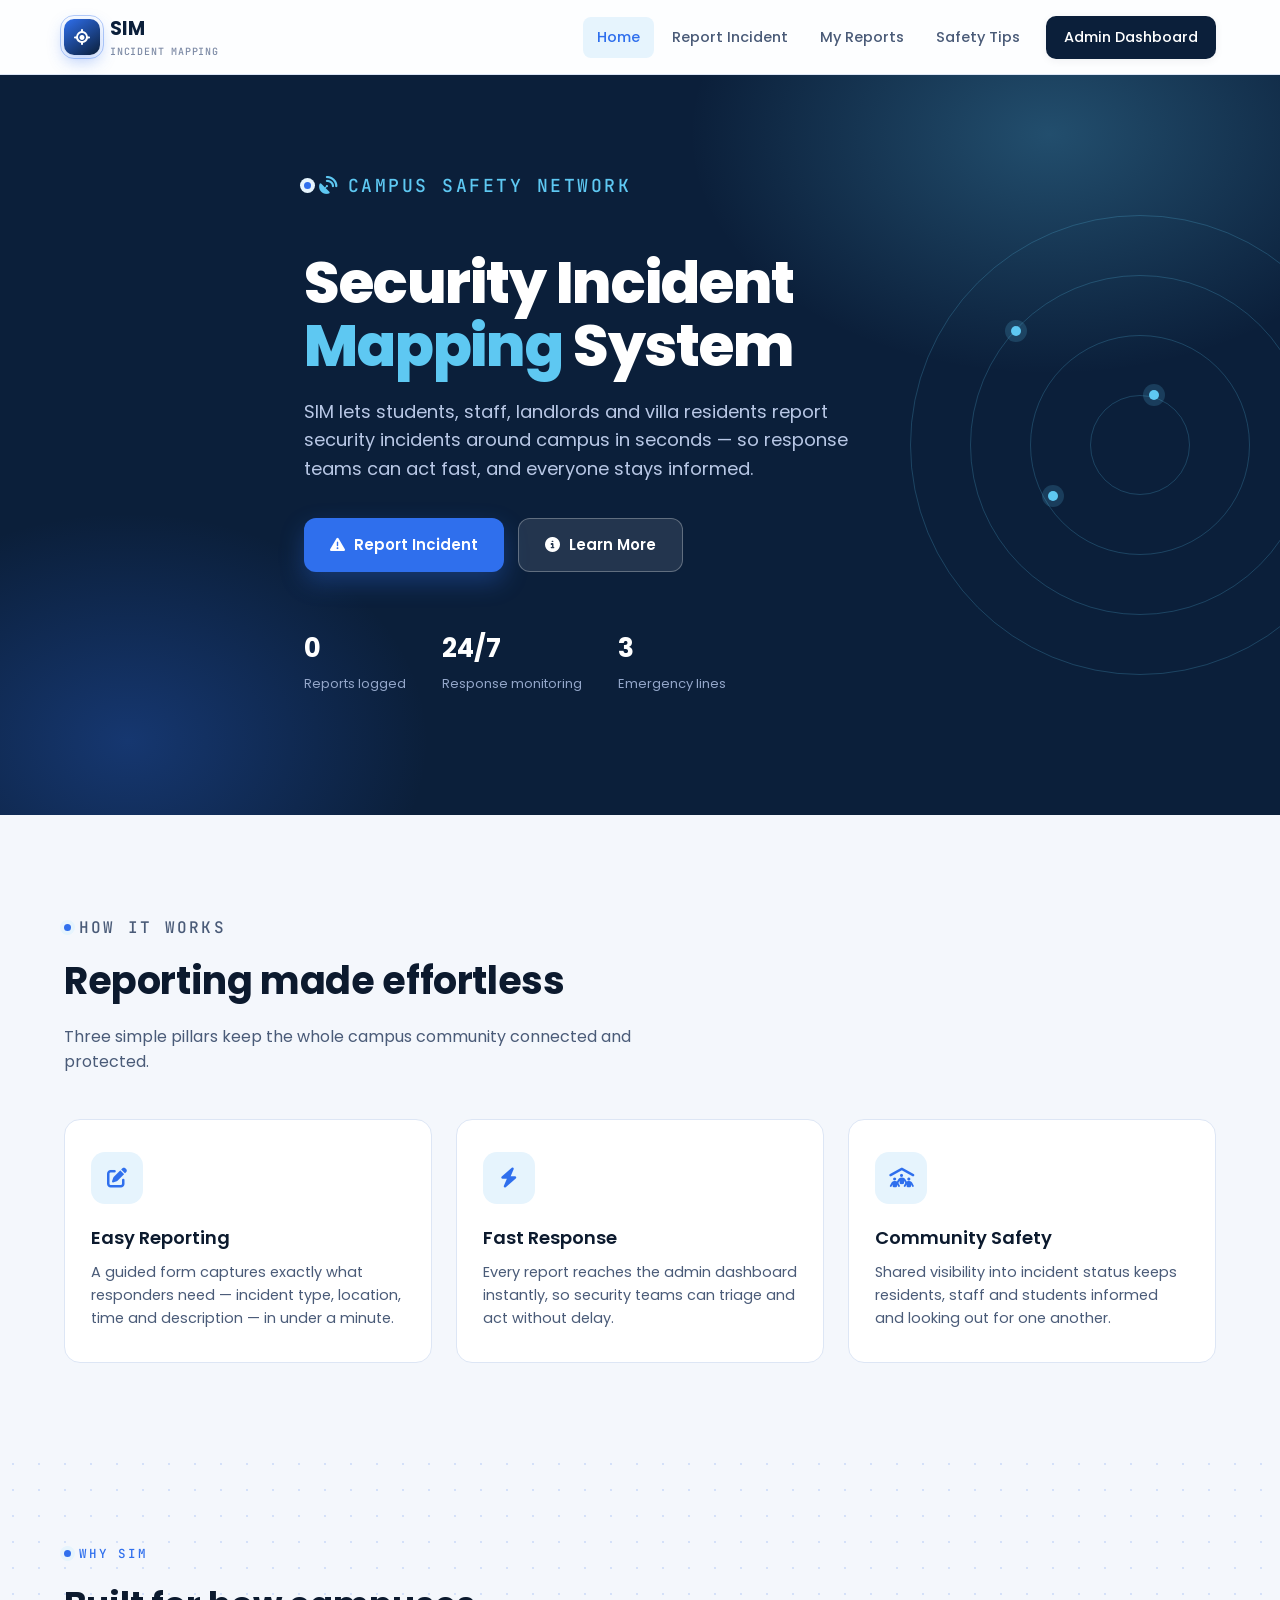
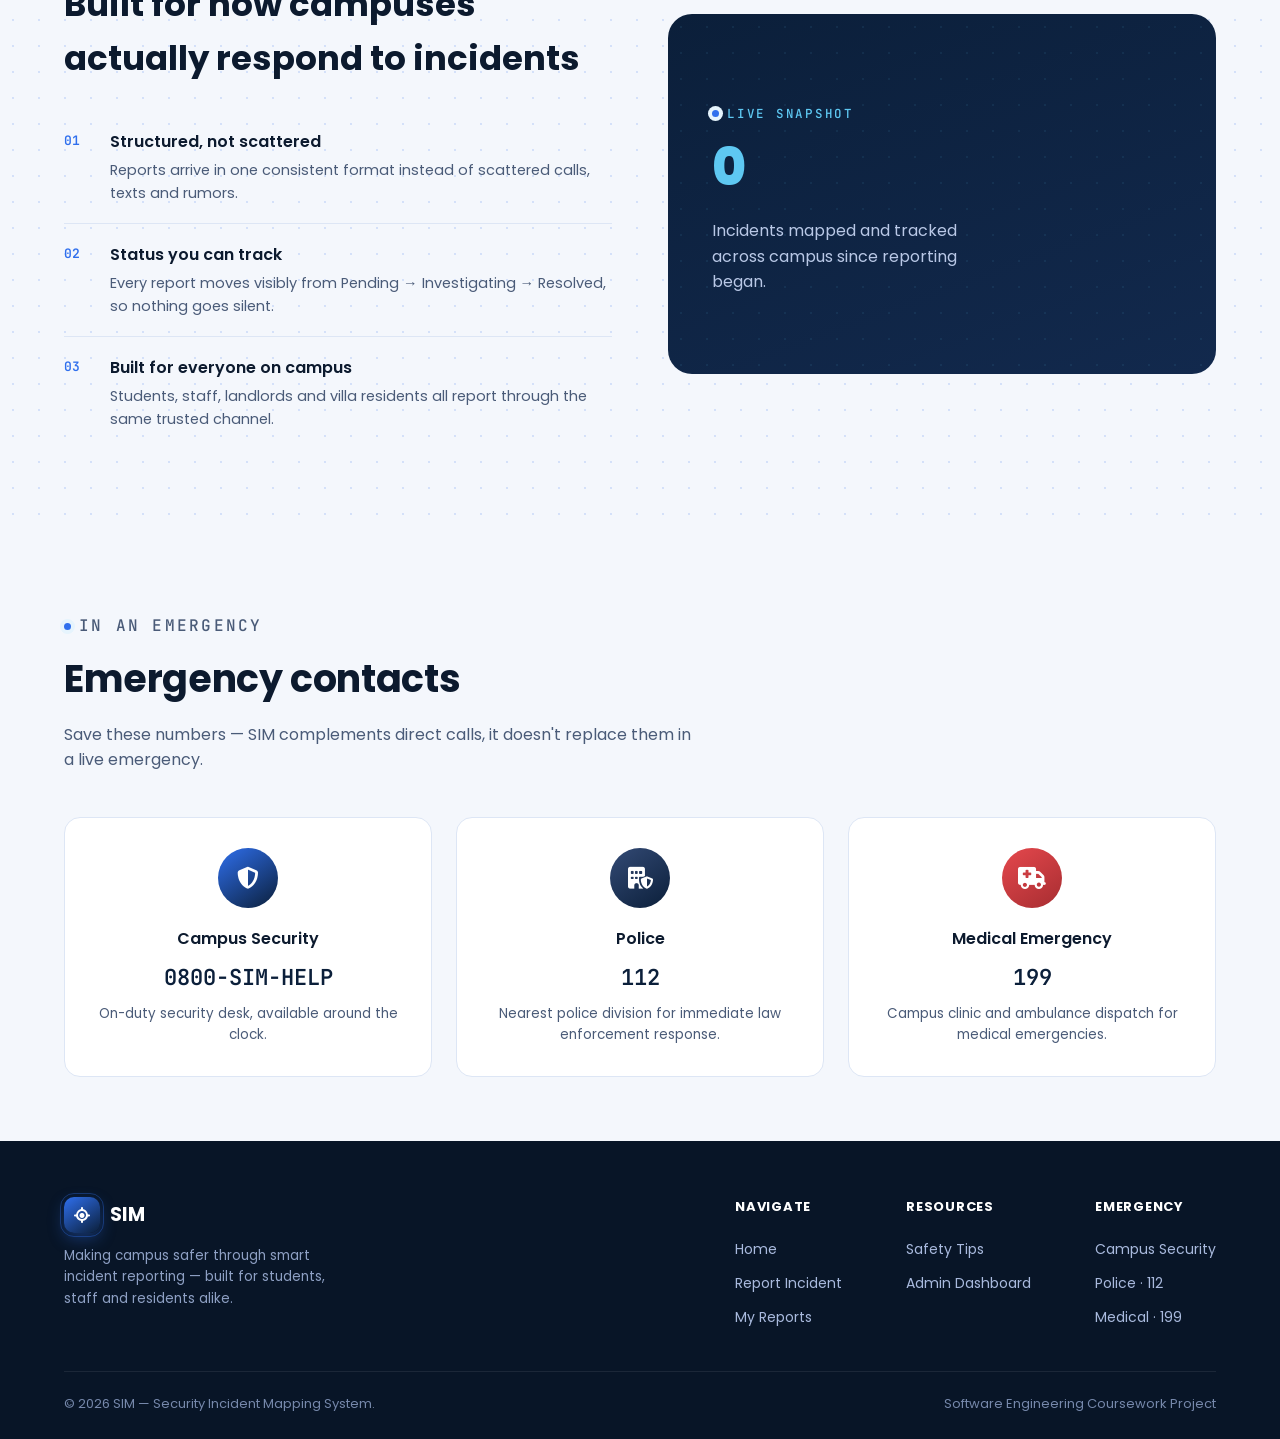
<file: index.html>
<!DOCTYPE html>
<html lang="en">
<head>
<meta charset="UTF-8">
<meta name="viewport" content="width=device-width, initial-scale=1.0">
<title>SIM — Security Incident Mapping System</title>
<link rel="stylesheet" href="style.css">
<link rel="stylesheet" href="https://cdnjs.cloudflare.com/ajax/libs/font-awesome/6.5.1/css/all.min.css">
</head>
<body data-page="home">

<nav class="navbar">
  <div class="nav-inner">
    <a href="index.html" class="brand">
      <span class="brand-mark"><i class="fa-solid fa-location-crosshairs"></i></span>
      <span>SIM<small>Incident Mapping</small></span>
    </a>
    <div class="nav-links">
      <a href="index.html" data-page="home">Home</a>
      <a href="report.html" data-page="report">Report Incident</a>
      <a href="reports.html" data-page="reports">My Reports</a>
      <a href="safety.html" data-page="safety">Safety Tips</a>
      <a href="dashboard.html" data-page="dashboard" class="nav-cta">Admin Dashboard</a>
    </div>
    <button class="nav-toggle" aria-label="Toggle menu" aria-expanded="false"><i class="fa-solid fa-bars"></i></button>
  </div>
</nav>

<header class="hero grid-field on-navy">
  <div class="container hero-inner">
    <p class="eyebrow" style="color:var(--sky-400)"><i class="fa-solid fa-satellite-dish" style="color:var(--sky-400)"></i>Campus Safety Network</p>
    <h1>Security Incident <span>Mapping</span> System</h1>
    <p>SIM lets students, staff, landlords and villa residents report security incidents around campus in seconds — so response teams can act fast, and everyone stays informed.</p>
    <div class="hero-actions">
      <a href="report.html" class="btn btn-primary"><i class="fa-solid fa-triangle-exclamation"></i> Report Incident</a>
      <a href="#why-sim" class="btn btn-ghost-navy"><i class="fa-solid fa-circle-info"></i> Learn More</a>
    </div>
    <div class="hero-stats">
      <div><strong id="hero-total">0</strong><span>Reports logged</span></div>
      <div><strong>24/7</strong><span>Response monitoring</span></div>
      <div><strong>3</strong><span>Emergency lines</span></div>
    </div>
  </div>
  <div class="radar" aria-hidden="true">
    <div class="radar-ring"></div>
    <div class="radar-ring"></div>
    <div class="radar-ring"></div>
    <div class="radar-ring"></div>
    <div class="radar-dot" style="top:38%; left:52%;"></div>
    <div class="radar-dot" style="top:60%; left:30%; animation-delay:.6s;"></div>
    <div class="radar-dot" style="top:24%; left:22%; animation-delay:1.2s;"></div>
  </div>
</header>

<section class="section">
  <div class="container">
    <div class="section-head">
      <p class="eyebrow">How it works</p>
      <h2>Reporting made effortless</h2>
      <p>Three simple pillars keep the whole campus community connected and protected.</p>
    </div>
    <div class="feature-grid">
      <div class="feature-card">
        <div class="feature-icon"><i class="fa-solid fa-pen-to-square"></i></div>
        <h3>Easy Reporting</h3>
        <p>A guided form captures exactly what responders need — incident type, location, time and description — in under a minute.</p>
      </div>
      <div class="feature-card">
        <div class="feature-icon"><i class="fa-solid fa-bolt"></i></div>
        <h3>Fast Response</h3>
        <p>Every report reaches the admin dashboard instantly, so security teams can triage and act without delay.</p>
      </div>
      <div class="feature-card">
        <div class="feature-icon"><i class="fa-solid fa-people-roof"></i></div>
        <h3>Community Safety</h3>
        <p>Shared visibility into incident status keeps residents, staff and students informed and looking out for one another.</p>
      </div>
    </div>
  </div>
</section>

<section class="section grid-field" id="why-sim">
  <div class="container">
    <div class="why-grid">
      <div>
        <p class="eyebrow">Why SIM</p>
        <h2 style="font-size:clamp(26px,3.4vw,34px); font-weight:700; margin:12px 0 26px;">Built for how campuses actually respond to incidents</h2>
        <ul class="why-list">
          <li>
            <span class="why-num">01</span>
            <div><h4>Structured, not scattered</h4><p>Reports arrive in one consistent format instead of scattered calls, texts and rumors.</p></div>
          </li>
          <li>
            <span class="why-num">02</span>
            <div><h4>Status you can track</h4><p>Every report moves visibly from Pending → Investigating → Resolved, so nothing goes silent.</p></div>
          </li>
          <li>
            <span class="why-num">03</span>
            <div><h4>Built for everyone on campus</h4><p>Students, staff, landlords and villa residents all report through the same trusted channel.</p></div>
          </li>
        </ul>
      </div>
      <div class="why-visual">
        <div class="grid-field on-navy"></div>
        <div class="why-visual-content">
          <p class="eyebrow" style="color:var(--sky-400)">Live snapshot</p>
          <div class="big-stat" id="why-total">0</div>
          <p>Incidents mapped and tracked across campus since reporting began.</p>
        </div>
      </div>
    </div>
  </div>
</section>

<section class="section tight">
  <div class="container">
    <div class="section-head">
      <p class="eyebrow">In an emergency</p>
      <h2>Emergency contacts</h2>
      <p>Save these numbers — SIM complements direct calls, it doesn't replace them in a live emergency.</p>
    </div>
    <div class="contact-grid">
      <div class="contact-card security">
        <div class="icon-circle"><i class="fa-solid fa-shield-halved"></i></div>
        <h3>Campus Security</h3>
        <div class="num">0800-SIM-HELP</div>
        <p>On-duty security desk, available around the clock.</p>
      </div>
      <div class="contact-card police">
        <div class="icon-circle"><i class="fa-solid fa-building-shield"></i></div>
        <h3>Police</h3>
        <div class="num">112</div>
        <p>Nearest police division for immediate law enforcement response.</p>
      </div>
      <div class="contact-card medical">
        <div class="icon-circle"><i class="fa-solid fa-truck-medical"></i></div>
        <h3>Medical Emergency</h3>
        <div class="num">199</div>
        <p>Campus clinic and ambulance dispatch for medical emergencies.</p>
      </div>
    </div>
  </div>
</section>

<footer class="site-footer">
  <div class="container">
    <div class="footer-top">
      <div class="footer-brand">
        <a href="index.html" class="brand">
          <span class="brand-mark"><i class="fa-solid fa-location-crosshairs"></i></span>
          <span>SIM</span>
        </a>
        <p>Making campus safer through smart incident reporting — built for students, staff and residents alike.</p>
      </div>
      <div class="footer-cols">
        <div class="footer-col">
          <h5>Navigate</h5>
          <a href="index.html">Home</a>
          <a href="report.html">Report Incident</a>
          <a href="reports.html">My Reports</a>
        </div>
        <div class="footer-col">
          <h5>Resources</h5>
          <a href="safety.html">Safety Tips</a>
          <a href="dashboard.html">Admin Dashboard</a>
        </div>
        <div class="footer-col">
          <h5>Emergency</h5>
          <a href="#">Campus Security</a>
          <a href="#">Police · 112</a>
          <a href="#">Medical · 199</a>
        </div>
      </div>
    </div>
    <div class="footer-bottom">
      <span>© 2026 SIM — Security Incident Mapping System.</span>
      <span>Software Engineering Coursework Project</span>
    </div>
  </div>
</footer>

<script src="script.js"></script>
<script>
  document.addEventListener('DOMContentLoaded', () => {
    const total = SIM.getStats().total;
    const heroTotal = document.getElementById('hero-total');
    const whyTotal = document.getElementById('why-total');
    if (heroTotal) heroTotal.textContent = total;
    if (whyTotal) whyTotal.textContent = total;
  });
</script>
</body>
</html>
</file>
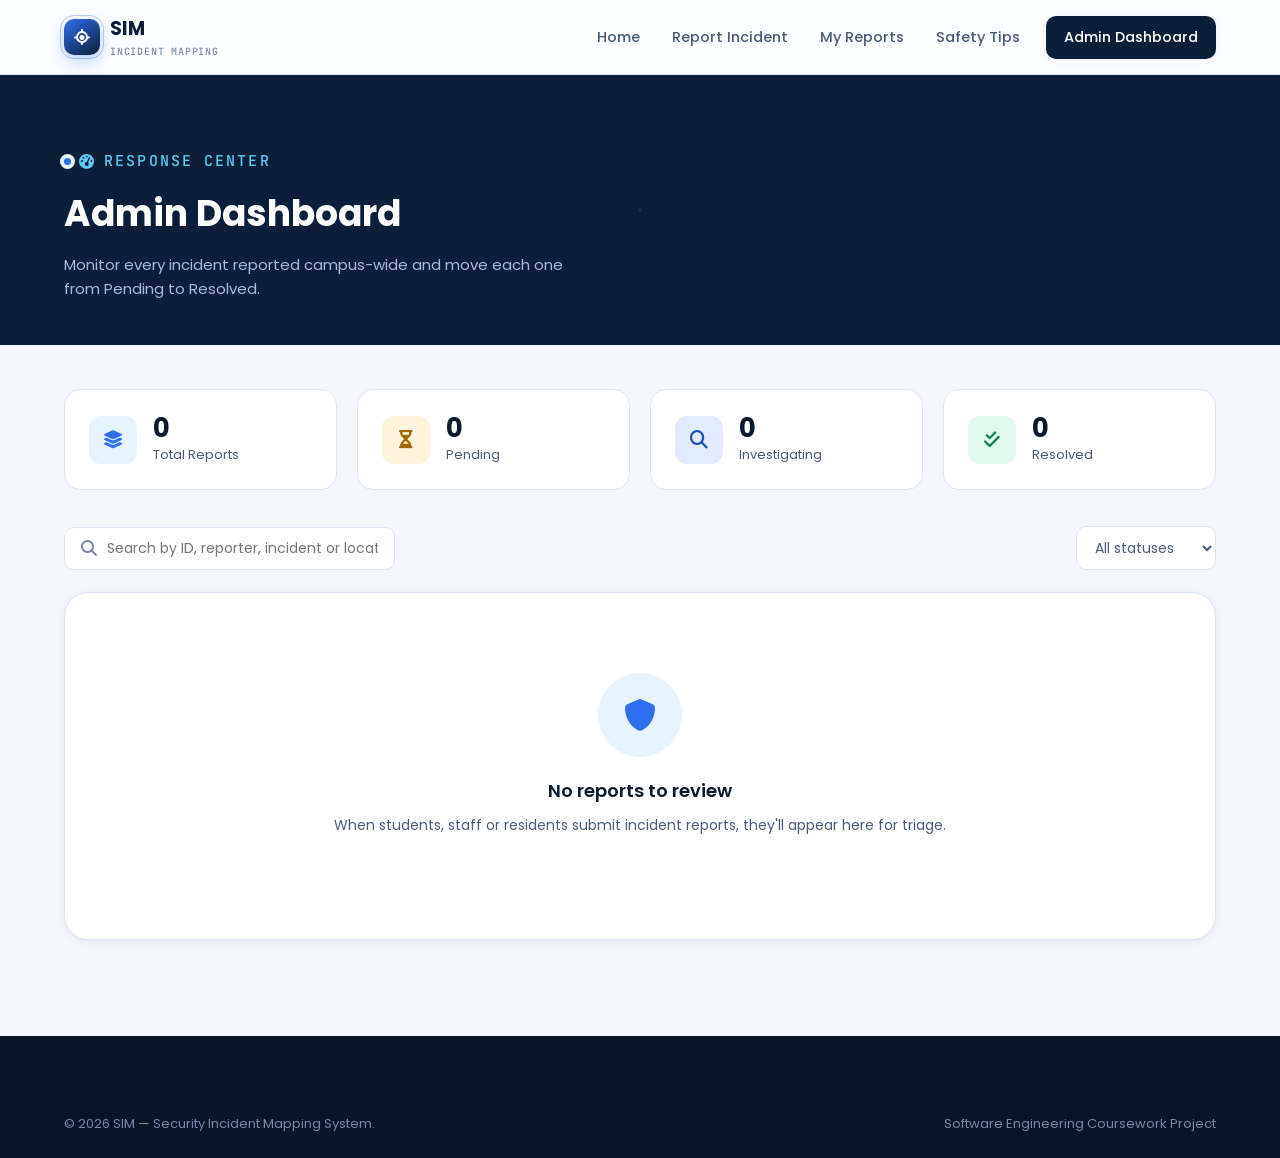
<file: dashboard.html>
<!DOCTYPE html>
<html lang="en">
<head>
<meta charset="UTF-8">
<meta name="viewport" content="width=device-width, initial-scale=1.0">
<title>Admin Dashboard — SIM</title>
<link rel="stylesheet" href="style.css">
<link rel="stylesheet" href="https://cdnjs.cloudflare.com/ajax/libs/font-awesome/6.5.1/css/all.min.css">
<style>
  .view-row{ display:flex; justify-content:space-between; gap:16px; padding:12px 0; border-bottom:1px solid var(--line); font-size:14px; text-align:left; }
  .view-row:last-child{ border-bottom:none; }
  .view-row span{ color:var(--ink-400); flex-shrink:0; }
  .view-row strong{ text-align:right; }
  .view-row.full{ flex-direction:column; gap:6px; }
  .view-row.full p{ color:var(--ink-900); font-size:14px; }
  .modal-box.view-box{ max-width:480px; text-align:left; }
  .modal-box.view-box .modal-icon{ margin:0 0 4px; }
</style>
</head>
<body data-page="dashboard">

<nav class="navbar">
  <div class="nav-inner">
    <a href="index.html" class="brand">
      <span class="brand-mark"><i class="fa-solid fa-location-crosshairs"></i></span>
      <span>SIM<small>Incident Mapping</small></span>
    </a>
    <div class="nav-links">
      <a href="index.html" data-page="home">Home</a>
      <a href="report.html" data-page="report">Report Incident</a>
      <a href="reports.html" data-page="reports">My Reports</a>
      <a href="safety.html" data-page="safety">Safety Tips</a>
      <a href="dashboard.html" data-page="dashboard" class="nav-cta">Admin Dashboard</a>
    </div>
    <button class="nav-toggle" aria-label="Toggle menu" aria-expanded="false"><i class="fa-solid fa-bars"></i></button>
  </div>
</nav>

<header class="page-head grid-field on-navy">
  <div class="container">
    <p class="eyebrow" style="color:var(--sky-400)"><i class="fa-solid fa-gauge-high" style="color:var(--sky-400)"></i>Response center</p>
    <h1>Admin Dashboard</h1>
    <p>Monitor every incident reported campus-wide and move each one from Pending to Resolved.</p>
  </div>
</header>

<section class="table-wrap">
  <div class="container" style="padding-top:44px;">

    <div class="stat-grid">
      <div class="stat-card total">
        <div class="stat-icon"><i class="fa-solid fa-layer-group"></i></div>
        <div><div class="num" id="stat-total">0</div><div class="label">Total Reports</div></div>
      </div>
      <div class="stat-card pending">
        <div class="stat-icon"><i class="fa-solid fa-hourglass-half"></i></div>
        <div><div class="num" id="stat-pending">0</div><div class="label">Pending</div></div>
      </div>
      <div class="stat-card investigating">
        <div class="stat-icon"><i class="fa-solid fa-magnifying-glass"></i></div>
        <div><div class="num" id="stat-investigating">0</div><div class="label">Investigating</div></div>
      </div>
      <div class="stat-card resolved">
        <div class="stat-icon"><i class="fa-solid fa-check-double"></i></div>
        <div><div class="num" id="stat-resolved">0</div><div class="label">Resolved</div></div>
      </div>
    </div>

    <div class="table-toolbar">
      <div class="search">
        <i class="fa-solid fa-magnifying-glass"></i>
        <input type="text" id="admin-search" placeholder="Search by ID, reporter, incident or location...">
      </div>
      <select class="filter-select" id="admin-filter">
        <option value="">All statuses</option>
        <option value="Pending">Pending</option>
        <option value="Investigating">Investigating</option>
        <option value="Resolved">Resolved</option>
      </select>
    </div>

    <div class="data-card" id="admin-table-card">
      <table class="data-table">
        <thead>
          <tr>
            <th>Report ID</th>
            <th>Reporter</th>
            <th>Incident</th>
            <th>Location</th>
            <th>Date</th>
            <th>Status</th>
            <th>Actions</th>
          </tr>
        </thead>
        <tbody id="admin-reports-body"></tbody>
      </table>
    </div>

    <div class="data-card empty-state" id="admin-empty" style="display:none;">
      <div class="empty-icon"><i class="fa-solid fa-shield"></i></div>
      <h3>No reports to review</h3>
      <p>When students, staff or residents submit incident reports, they'll appear here for triage.</p>
    </div>

  </div>
</section>

<div class="modal-overlay" id="view-modal">
  <div class="modal-box view-box">
    <div class="modal-icon"><i class="fa-solid fa-file-lines"></i></div>
    <h3>Report <span class="view-id" style="color:var(--blue-600); font-family:var(--font-mono);">SIM-0000</span></h3>
    <div class="view-body" style="margin:14px 0 20px;"></div>
    <button class="btn btn-outline btn-block" data-close-modal>Close</button>
  </div>
</div>

<footer class="site-footer">
  <div class="container">
    <div class="footer-bottom">
      <span>© 2026 SIM — Security Incident Mapping System.</span>
      <span>Software Engineering Coursework Project</span>
    </div>
  </div>
</footer>

<script src="script.js"></script>
<script>
  document.addEventListener('DOMContentLoaded', () => {
    const search = document.getElementById('admin-search');
    const filter = document.getElementById('admin-filter');

    function applyFilters() {
      const q = (search.value || '').trim().toLowerCase();
      const status = filter.value;
      document.querySelectorAll('#admin-reports-body tr').forEach(row => {
        const matchesText = row.textContent.toLowerCase().includes(q);
        const matchesStatus = !status || row.textContent.includes(status);
        row.style.display = (matchesText && matchesStatus) ? '' : 'none';
      });
    }

    if (search) search.addEventListener('input', applyFilters);
    if (filter) filter.addEventListener('change', applyFilters);

    // Re-apply filters after any dashboard re-render (status change / delete)
    const observer = new MutationObserver(applyFilters);
    const tbody = document.getElementById('admin-reports-body');
    if (tbody) observer.observe(tbody, { childList: true });
  });
</script>
</body>
</html>
</file>
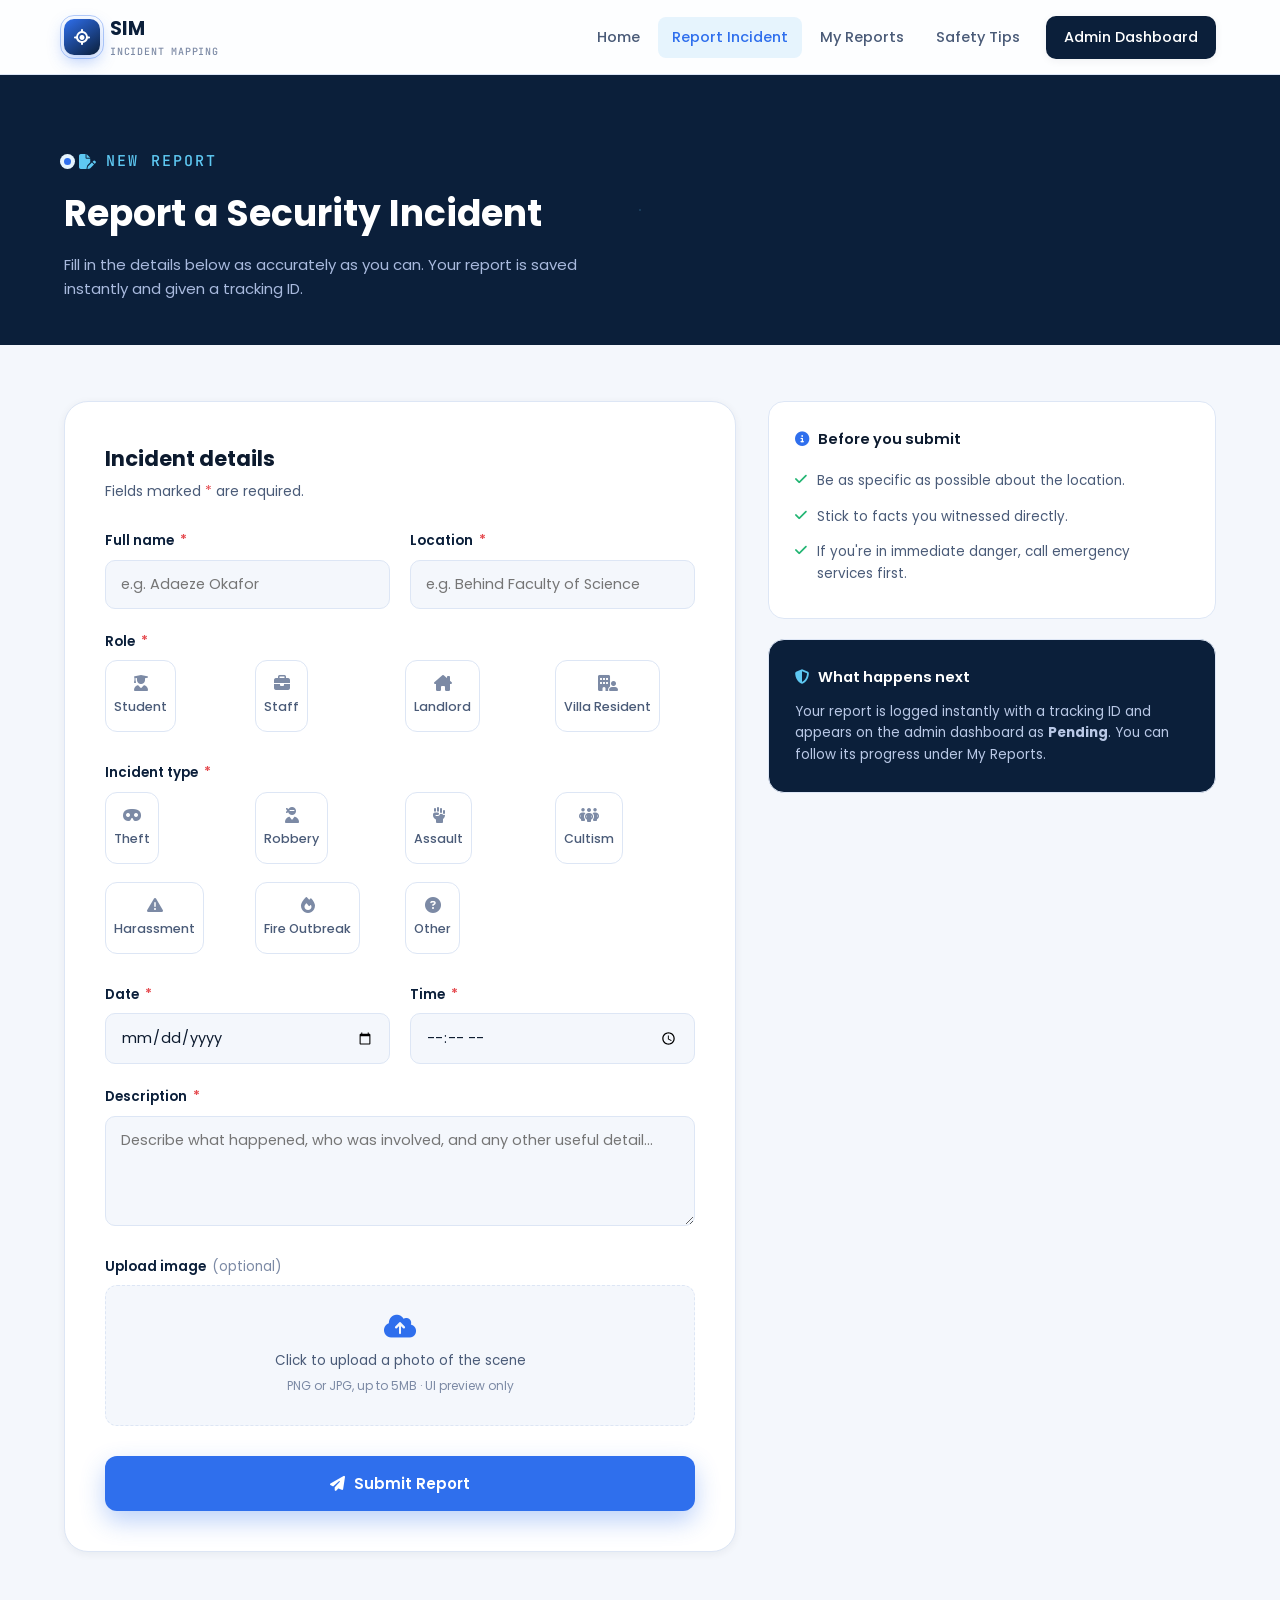
<file: report.html>
<!DOCTYPE html>
<html lang="en">
<head>
<meta charset="UTF-8">
<meta name="viewport" content="width=device-width, initial-scale=1.0">
<title>Report Incident — SIM</title>
<link rel="stylesheet" href="style.css">
<link rel="stylesheet" href="https://cdnjs.cloudflare.com/ajax/libs/font-awesome/6.5.1/css/all.min.css">
</head>
<body data-page="report">

<nav class="navbar">
  <div class="nav-inner">
    <a href="index.html" class="brand">
      <span class="brand-mark"><i class="fa-solid fa-location-crosshairs"></i></span>
      <span>SIM<small>Incident Mapping</small></span>
    </a>
    <div class="nav-links">
      <a href="index.html" data-page="home">Home</a>
      <a href="report.html" data-page="report">Report Incident</a>
      <a href="reports.html" data-page="reports">My Reports</a>
      <a href="safety.html" data-page="safety">Safety Tips</a>
      <a href="dashboard.html" data-page="dashboard" class="nav-cta">Admin Dashboard</a>
    </div>
    <button class="nav-toggle" aria-label="Toggle menu" aria-expanded="false"><i class="fa-solid fa-bars"></i></button>
  </div>
</nav>

<header class="page-head grid-field on-navy">
  <div class="container">
    <p class="eyebrow" style="color:var(--sky-400)"><i class="fa-solid fa-file-pen" style="color:var(--sky-400)"></i>New report</p>
    <h1>Report a Security Incident</h1>
    <p>Fill in the details below as accurately as you can. Your report is saved instantly and given a tracking ID.</p>
  </div>
</header>

<section class="form-wrap">
  <div class="container">
    <div class="form-shell">

      <div class="form-card">
        <h2>Incident details</h2>
        <p>Fields marked <span style="color:var(--red-500)">*</span> are required.</p>

        <form id="report-form" novalidate>

          <div class="field-row">
            <div class="field" data-field="fullName">
              <label for="fullName">Full name <span class="req">*</span></label>
              <input type="text" id="fullName" name="fullName" placeholder="e.g. Adaeze Okafor">
              <span class="error-text">Please enter your full name.</span>
            </div>
            <div class="field" data-field="location">
              <label for="location">Location <span class="req">*</span></label>
              <input type="text" id="location" name="location" placeholder="e.g. Behind Faculty of Science">
              <span class="error-text">Please enter where the incident happened.</span>
            </div>
          </div>

          <div class="field" data-field="role">
            <label>Role <span class="req">*</span></label>
            <div class="role-picker">
              <label class="chip-option">
                <input type="radio" name="role" value="Student">
                <span><i class="fa-solid fa-user-graduate"></i>Student</span>
              </label>
              <label class="chip-option">
                <input type="radio" name="role" value="Staff">
                <span><i class="fa-solid fa-briefcase"></i>Staff</span>
              </label>
              <label class="chip-option">
                <input type="radio" name="role" value="Landlord">
                <span><i class="fa-solid fa-house-chimney"></i>Landlord</span>
              </label>
              <label class="chip-option">
                <input type="radio" name="role" value="Villa Resident">
                <span><i class="fa-solid fa-building-user"></i>Villa Resident</span>
              </label>
            </div>
            <span class="error-text">Please select your role.</span>
          </div>

          <div class="field" data-field="incidentType">
            <label>Incident type <span class="req">*</span></label>
            <div class="type-picker">
              <label class="chip-option">
                <input type="radio" name="incidentType" value="Theft">
                <span><i class="fa-solid fa-mask"></i>Theft</span>
              </label>
              <label class="chip-option">
                <input type="radio" name="incidentType" value="Robbery">
                <span><i class="fa-solid fa-user-ninja"></i>Robbery</span>
              </label>
              <label class="chip-option">
                <input type="radio" name="incidentType" value="Assault">
                <span><i class="fa-solid fa-hand-fist"></i>Assault</span>
              </label>
              <label class="chip-option">
                <input type="radio" name="incidentType" value="Cultism">
                <span><i class="fa-solid fa-people-group"></i>Cultism</span>
              </label>
              <label class="chip-option">
                <input type="radio" name="incidentType" value="Harassment">
                <span><i class="fa-solid fa-triangle-exclamation"></i>Harassment</span>
              </label>
              <label class="chip-option">
                <input type="radio" name="incidentType" value="Fire Outbreak">
                <span><i class="fa-solid fa-fire"></i>Fire Outbreak</span>
              </label>
              <label class="chip-option">
                <input type="radio" name="incidentType" value="Other">
                <span><i class="fa-solid fa-circle-question"></i>Other</span>
              </label>
            </div>
            <span class="error-text">Please select an incident type.</span>
          </div>

          <div class="field-row">
            <div class="field" data-field="date">
              <label for="date">Date <span class="req">*</span></label>
              <input type="date" id="date" name="date">
              <span class="error-text">Please select the date it happened.</span>
            </div>
            <div class="field" data-field="time">
              <label for="time">Time <span class="req">*</span></label>
              <input type="time" id="time" name="time">
              <span class="error-text">Please select the approximate time.</span>
            </div>
          </div>

          <div class="field" data-field="description">
            <label for="description">Description <span class="req">*</span></label>
            <textarea id="description" name="description" placeholder="Describe what happened, who was involved, and any other useful detail..."></textarea>
            <span class="error-text">Please describe the incident.</span>
          </div>

          <div class="field">
            <label>Upload image <span style="color:var(--ink-400); font-weight:400;">(optional)</span></label>
            <div class="upload-box" id="upload-box">
              <i class="fa-solid fa-cloud-arrow-up"></i>
              <p>Click to upload a photo of the scene</p>
              <span>PNG or JPG, up to 5MB · UI preview only</span>
              <input type="file" id="image-upload" accept="image/*">
            </div>
            <div class="upload-filename" id="upload-filename"></div>
          </div>

          <button type="submit" class="btn btn-primary btn-block" style="margin-top:8px; padding:16px;">
            <i class="fa-solid fa-paper-plane"></i> Submit Report
          </button>
        </form>
      </div>

      <div class="form-side">
        <div class="side-card">
          <h4><i class="fa-solid fa-circle-info"></i> Before you submit</h4>
          <ul>
            <li><i class="fa-solid fa-check"></i>Be as specific as possible about the location.</li>
            <li><i class="fa-solid fa-check"></i>Stick to facts you witnessed directly.</li>
            <li><i class="fa-solid fa-check"></i>If you're in immediate danger, call emergency services first.</li>
          </ul>
        </div>
        <div class="side-card navy">
          <h4><i class="fa-solid fa-shield-halved" style="color:var(--sky-400)"></i> What happens next</h4>
          <p>Your report is logged instantly with a tracking ID and appears on the admin dashboard as <strong>Pending</strong>. You can follow its progress under My Reports.</p>
        </div>
      </div>

    </div>
  </div>
</section>

<div class="modal-overlay" id="success-modal">
  <div class="modal-box">
    <div class="modal-icon"><i class="fa-solid fa-check"></i></div>
    <h3>Report submitted successfully</h3>
    <p>Your report has been submitted successfully. Reference this ID to track its status.</p>
    <div class="modal-id">SIM-2026-0000</div>
    <div style="display:flex; gap:12px;">
      <a href="reports.html" class="btn btn-outline btn-block">View My Reports</a>
      <button class="btn btn-primary btn-block" data-close-modal>Done</button>
    </div>
  </div>
</div>

<script src="script.js"></script>
</body>
</html>
</file>
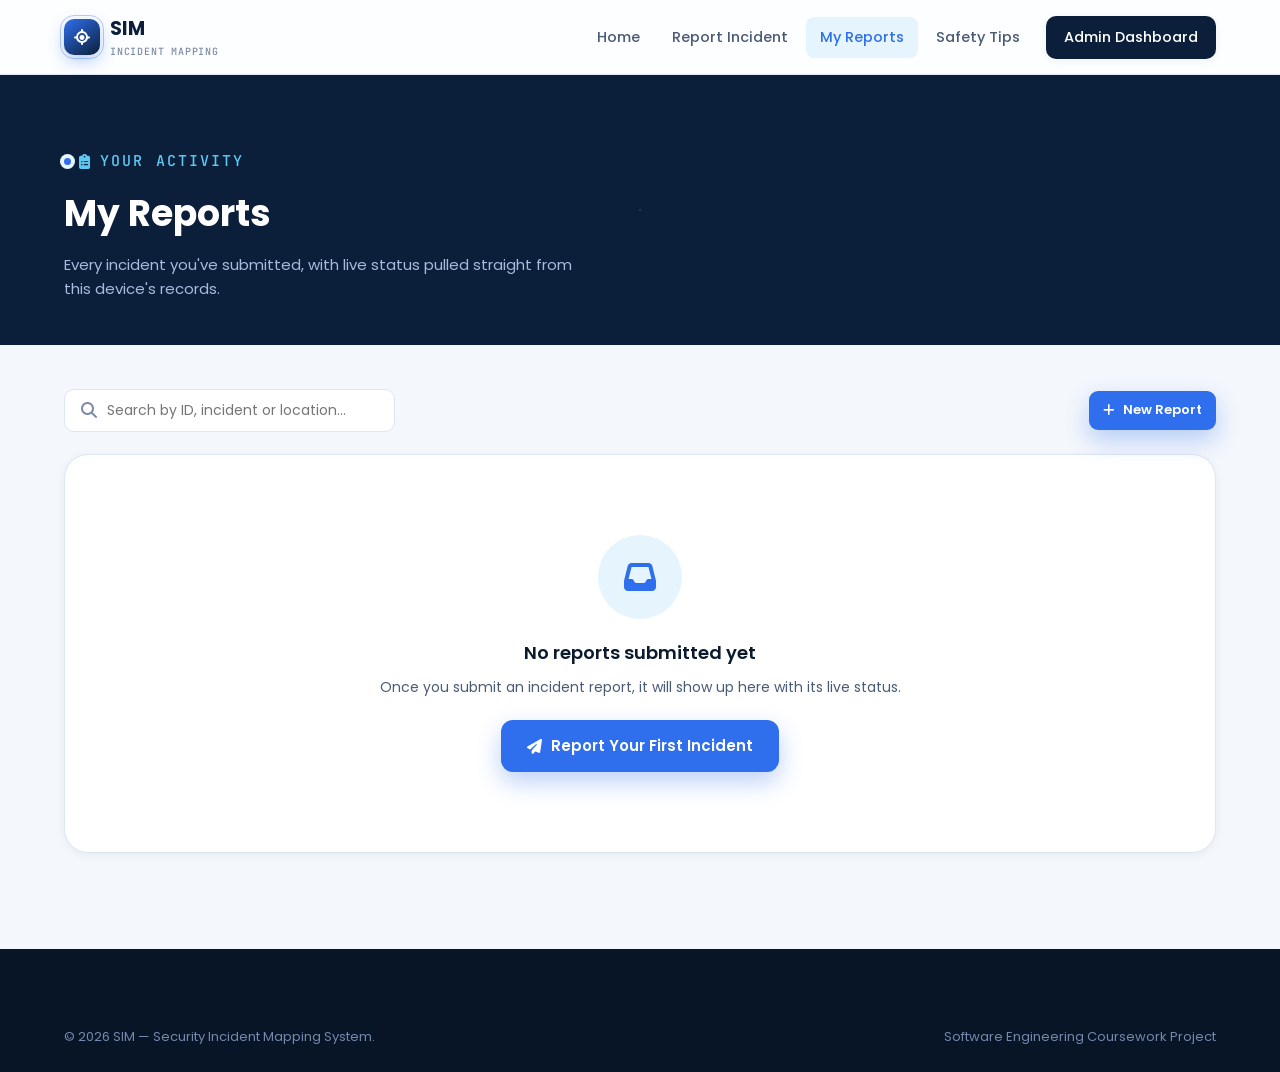
<file: reports.html>
<!DOCTYPE html>
<html lang="en">
<head>
<meta charset="UTF-8">
<meta name="viewport" content="width=device-width, initial-scale=1.0">
<title>My Reports — SIM</title>
<link rel="stylesheet" href="style.css">
<link rel="stylesheet" href="https://cdnjs.cloudflare.com/ajax/libs/font-awesome/6.5.1/css/all.min.css">
</head>
<body data-page="reports">

<nav class="navbar">
  <div class="nav-inner">
    <a href="index.html" class="brand">
      <span class="brand-mark"><i class="fa-solid fa-location-crosshairs"></i></span>
      <span>SIM<small>Incident Mapping</small></span>
    </a>
    <div class="nav-links">
      <a href="index.html" data-page="home">Home</a>
      <a href="report.html" data-page="report">Report Incident</a>
      <a href="reports.html" data-page="reports">My Reports</a>
      <a href="safety.html" data-page="safety">Safety Tips</a>
      <a href="dashboard.html" data-page="dashboard" class="nav-cta">Admin Dashboard</a>
    </div>
    <button class="nav-toggle" aria-label="Toggle menu" aria-expanded="false"><i class="fa-solid fa-bars"></i></button>
  </div>
</nav>

<header class="page-head grid-field on-navy">
  <div class="container">
    <p class="eyebrow" style="color:var(--sky-400)"><i class="fa-solid fa-clipboard-list" style="color:var(--sky-400)"></i>Your activity</p>
    <h1>My Reports</h1>
    <p>Every incident you've submitted, with live status pulled straight from this device's records.</p>
  </div>
</header>

<section class="table-wrap">
  <div class="container" style="padding-top:44px;">

    <div class="table-toolbar">
      <div class="search">
        <i class="fa-solid fa-magnifying-glass"></i>
        <input type="text" id="reports-search" placeholder="Search by ID, incident or location...">
      </div>
      <a href="report.html" class="btn btn-primary btn-sm"><i class="fa-solid fa-plus"></i> New Report</a>
    </div>

    <div class="data-card" id="reports-table-card">
      <table class="data-table">
        <thead>
          <tr>
            <th>Report ID</th>
            <th>Incident</th>
            <th>Location</th>
            <th>Date</th>
            <th>Status</th>
          </tr>
        </thead>
        <tbody id="my-reports-body"></tbody>
      </table>
    </div>

    <div class="data-card empty-state" id="reports-empty" style="display:none;">
      <div class="empty-icon"><i class="fa-solid fa-inbox"></i></div>
      <h3>No reports submitted yet</h3>
      <p>Once you submit an incident report, it will show up here with its live status.</p>
      <a href="report.html" class="btn btn-primary"><i class="fa-solid fa-paper-plane"></i> Report Your First Incident</a>
    </div>

  </div>
</section>

<footer class="site-footer">
  <div class="container">
    <div class="footer-bottom">
      <span>© 2026 SIM — Security Incident Mapping System.</span>
      <span>Software Engineering Coursework Project</span>
    </div>
  </div>
</footer>

<script src="script.js"></script>
<script>
  document.addEventListener('DOMContentLoaded', () => {
    const search = document.getElementById('reports-search');
    if (search) {
      search.addEventListener('input', () => {
        const q = search.value.trim().toLowerCase();
        document.querySelectorAll('#my-reports-body tr').forEach(row => {
          row.style.display = row.textContent.toLowerCase().includes(q) ? '' : 'none';
        });
      });
    }
  });
</script>
</body>
</html>
</file>
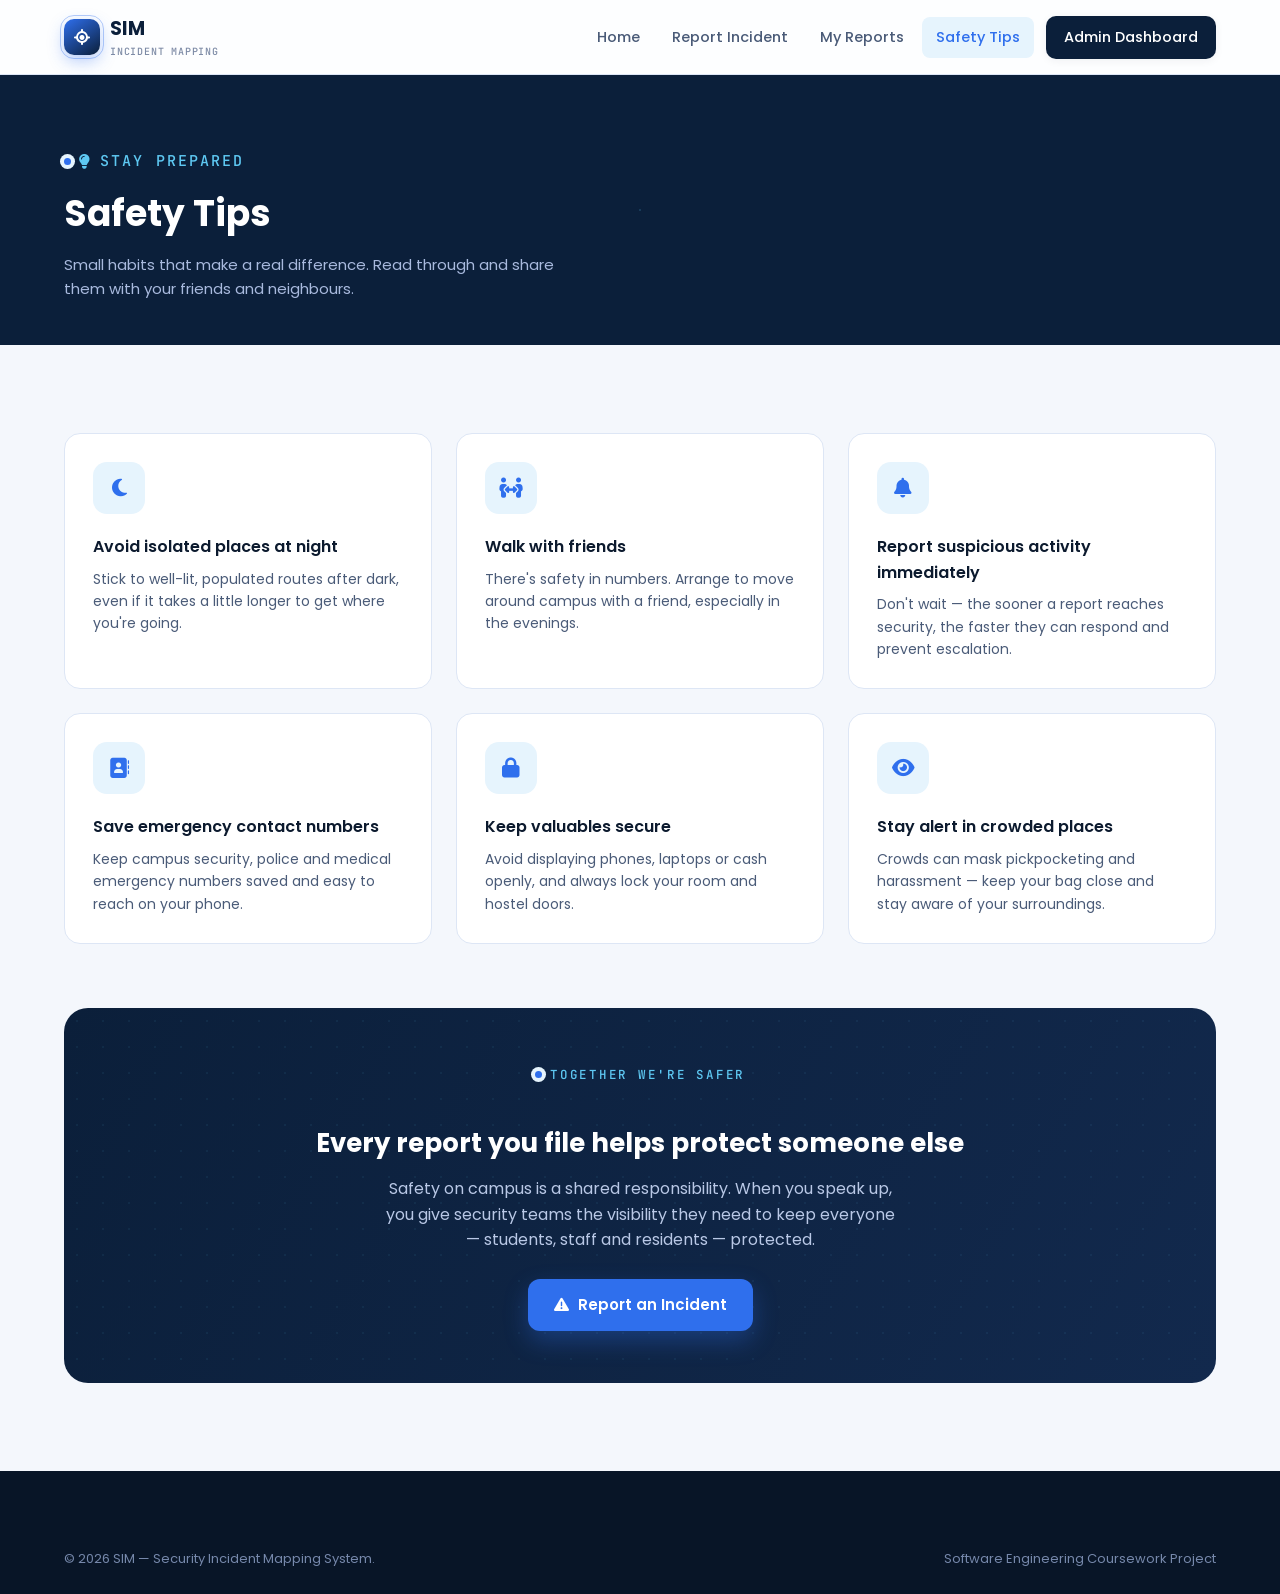
<file: safety.html>
<!DOCTYPE html>
<html lang="en">
<head>
<meta charset="UTF-8">
<meta name="viewport" content="width=device-width, initial-scale=1.0">
<title>Safety Tips — SIM</title>
<link rel="stylesheet" href="style.css">
<link rel="stylesheet" href="https://cdnjs.cloudflare.com/ajax/libs/font-awesome/6.5.1/css/all.min.css">
</head>
<body data-page="safety">

<nav class="navbar">
  <div class="nav-inner">
    <a href="index.html" class="brand">
      <span class="brand-mark"><i class="fa-solid fa-location-crosshairs"></i></span>
      <span>SIM<small>Incident Mapping</small></span>
    </a>
    <div class="nav-links">
      <a href="index.html" data-page="home">Home</a>
      <a href="report.html" data-page="report">Report Incident</a>
      <a href="reports.html" data-page="reports">My Reports</a>
      <a href="safety.html" data-page="safety">Safety Tips</a>
      <a href="dashboard.html" data-page="dashboard" class="nav-cta">Admin Dashboard</a>
    </div>
    <button class="nav-toggle" aria-label="Toggle menu" aria-expanded="false"><i class="fa-solid fa-bars"></i></button>
  </div>
</nav>

<header class="page-head grid-field on-navy">
  <div class="container">
    <p class="eyebrow" style="color:var(--sky-400)"><i class="fa-solid fa-lightbulb" style="color:var(--sky-400)"></i>Stay prepared</p>
    <h1>Safety Tips</h1>
    <p>Small habits that make a real difference. Read through and share them with your friends and neighbours.</p>
  </div>
</header>

<section class="section">
  <div class="container">
    <div class="tips-grid">
      <div class="tip-card">
        <div class="feature-icon"><i class="fa-solid fa-moon"></i></div>
        <h3>Avoid isolated places at night</h3>
        <p>Stick to well-lit, populated routes after dark, even if it takes a little longer to get where you're going.</p>
      </div>
      <div class="tip-card">
        <div class="feature-icon"><i class="fa-solid fa-people-arrows"></i></div>
        <h3>Walk with friends</h3>
        <p>There's safety in numbers. Arrange to move around campus with a friend, especially in the evenings.</p>
      </div>
      <div class="tip-card">
        <div class="feature-icon"><i class="fa-solid fa-bell"></i></div>
        <h3>Report suspicious activity immediately</h3>
        <p>Don't wait — the sooner a report reaches security, the faster they can respond and prevent escalation.</p>
      </div>
      <div class="tip-card">
        <div class="feature-icon"><i class="fa-solid fa-address-book"></i></div>
        <h3>Save emergency contact numbers</h3>
        <p>Keep campus security, police and medical emergency numbers saved and easy to reach on your phone.</p>
      </div>
      <div class="tip-card">
        <div class="feature-icon"><i class="fa-solid fa-lock"></i></div>
        <h3>Keep valuables secure</h3>
        <p>Avoid displaying phones, laptops or cash openly, and always lock your room and hostel doors.</p>
      </div>
      <div class="tip-card">
        <div class="feature-icon"><i class="fa-solid fa-eye"></i></div>
        <h3>Stay alert in crowded places</h3>
        <p>Crowds can mask pickpocketing and harassment — keep your bag close and stay aware of your surroundings.</p>
      </div>
    </div>

    <div class="motivate-band">
      <div class="grid-field on-navy"></div>
      <p class="eyebrow" style="color:var(--sky-400); justify-content:center;">Together we're safer</p>
      <h3>Every report you file helps protect someone else</h3>
      <p>Safety on campus is a shared responsibility. When you speak up, you give security teams the visibility they need to keep everyone — students, staff and residents — protected.</p>
      <a href="report.html" class="btn btn-primary"><i class="fa-solid fa-triangle-exclamation"></i> Report an Incident</a>
    </div>
  </div>
</section>

<footer class="site-footer">
  <div class="container">
    <div class="footer-bottom">
      <span>© 2026 SIM — Security Incident Mapping System.</span>
      <span>Software Engineering Coursework Project</span>
    </div>
  </div>
</footer>

<script src="script.js"></script>
</body>
</html>
</file>
<file: style.css>
/* ==========================================================================
   SIM — Security Incident Mapping System
   Design tokens: deep navy + electric blue + sky accent, on soft white.
   Display type: Poppins (bold, wide-tracked eyebrows).
   Data/ID type: JetBrains Mono — report IDs read like tracking codes.
   Signature motif: dotted "map grid" backgrounds + radar pulse rings,
   used sparingly to tie every page back to "mapping" incidents.
   ========================================================================== */

@import url('https://fonts.googleapis.com/css2?family=Poppins:wght@300;400;500;600;700;800&family=JetBrains+Mono:wght@400;500;600&display=swap');

:root{
  /* Color */
  --navy-950:#081527;
  --navy-900:#0b1f3a;
  --navy-800:#12294d;
  --blue-600:#2f6fed;
  --blue-500:#4c86f4;
  --sky-400:#5ec8f2;
  --sky-100:#e6f4fd;
  --white:#ffffff;
  --mist-50:#f4f7fc;
  --mist-100:#eaf0fa;
  --line:#dde6f5;
  --ink-900:#0c1a2e;
  --ink-600:#4a5b78;
  --ink-400:#7c8aa5;

  --amber-500:#f5a623;
  --amber-100:#fef3dd;
  --green-500:#22b573;
  --green-100:#e0f8ee;
  --red-500:#e5484d;
  --red-100:#fde8e8;

  /* Type */
  --font-display:'Poppins', sans-serif;
  --font-mono:'JetBrains Mono', monospace;

  /* Shape / elevation */
  --radius-sm:10px;
  --radius-md:16px;
  --radius-lg:24px;
  --shadow-sm:0 2px 8px rgba(11,31,58,0.06);
  --shadow-md:0 12px 32px rgba(11,31,58,0.10);
  --shadow-lg:0 24px 64px rgba(11,31,58,0.16);
  --ease:cubic-bezier(.22,1,.36,1);
}

*,*::before,*::after{ box-sizing:border-box; margin:0; padding:0; }
html{ scroll-behavior:smooth; }
body{
  font-family:var(--font-display);
  color:var(--ink-900);
  background:var(--mist-50);
  line-height:1.6;
  -webkit-font-smoothing:antialiased;
  overflow-x:hidden;
}
img{ max-width:100%; display:block; }
a{ color:inherit; text-decoration:none; }
ul{ list-style:none; }
button{ font-family:inherit; cursor:pointer; border:none; background:none; }
input,select,textarea{ font-family:inherit; font-size:inherit; color:inherit; }

:focus-visible{ outline:3px solid var(--sky-400); outline-offset:2px; border-radius:4px; }

@media (prefers-reduced-motion: reduce){
  *{ animation-duration:0.001ms !important; animation-iteration-count:1 !important; transition-duration:0.001ms !important; scroll-behavior:auto !important; }
}

.container{ width:100%; max-width:1200px; margin:0 auto; padding:0 24px; }
.eyebrow{
  display:inline-flex; align-items:center; gap:8px;
  font-family:var(--font-mono); font-size:12.5px; font-weight:500;
  letter-spacing:.14em; text-transform:uppercase; color:var(--blue-600);
}
.eyebrow::before{ content:''; width:7px; height:7px; border-radius:50%; background:var(--blue-600); box-shadow:0 0 0 4px var(--sky-100); }

.section-head{ max-width:640px; margin-bottom:44px; }
.section-head h2{ font-size:clamp(28px,3.6vw,38px); font-weight:700; letter-spacing:-.01em; margin-top:10px; }
.section-head p{ color:var(--ink-600); margin-top:12px; font-size:16px; }
.section{ padding:88px 0; }
.section.tight{ padding:64px 0; }
.section.on-navy{ background:var(--navy-900); color:var(--white); }
.section.on-navy .section-head p{ color:#a9bade; }

/* ---------- Dotted map-grid background (signature motif) ---------- */
.grid-field{
  position:relative;
  background-image: radial-gradient(circle, rgba(47,111,237,0.16) 1.4px, transparent 1.4px);
  background-size: 26px 26px;
}
.grid-field.on-navy{
  background-image: radial-gradient(circle, rgba(94,200,242,0.16) 1.4px, transparent 1.4px);
}

/* ==========================================================================
   Navbar
   ========================================================================== */
.navbar{
  position:sticky; top:0; z-index:200;
  background:rgba(255,255,255,0.82);
  backdrop-filter:blur(14px); -webkit-backdrop-filter:blur(14px);
  border-bottom:1px solid var(--line);
}
.nav-inner{
  max-width:1200px; margin:0 auto; padding:14px 24px;
  display:flex; align-items:center; justify-content:space-between;
}
.brand{ display:flex; align-items:center; gap:10px; font-weight:700; font-size:19px; color:var(--navy-900); }
.brand-mark{
  width:36px; height:36px; border-radius:10px;
  background:linear-gradient(145deg,var(--blue-600),var(--navy-900));
  display:flex; align-items:center; justify-content:center; color:#fff;
  box-shadow:0 6px 16px rgba(47,111,237,0.35);
  position:relative;
}
.brand-mark i{ font-size:16px; }
.brand-mark::after{
  content:''; position:absolute; inset:-4px; border-radius:14px;
  border:1.5px solid rgba(47,111,237,0.35);
  animation:pulseRing 2.6s var(--ease) infinite;
}
@keyframes pulseRing{
  0%{ transform:scale(0.9); opacity:.9; }
  70%{ transform:scale(1.35); opacity:0; }
  100%{ opacity:0; }
}
.brand small{ display:block; font-family:var(--font-mono); font-size:10px; font-weight:500; letter-spacing:.08em; color:var(--ink-400); text-transform:uppercase; }

.nav-links{ display:flex; align-items:center; gap:4px; }
.nav-links a{
  padding:9px 14px; border-radius:8px; font-size:14.5px; font-weight:500;
  color:var(--ink-600); transition:all .2s var(--ease);
}
.nav-links a:hover{ color:var(--blue-600); background:var(--sky-100); }
.nav-links a.active{ color:var(--blue-600); background:var(--sky-100); }
.nav-cta{
  margin-left:8px; padding:10px 18px !important; border-radius:10px !important;
  background:var(--navy-900) !important; color:#fff !important;
  box-shadow:var(--shadow-sm);
}
.nav-cta:hover{ background:var(--blue-600) !important; transform:translateY(-1px); }

.nav-toggle{ display:none; font-size:20px; color:var(--navy-900); width:40px; height:40px; align-items:center; justify-content:center; border-radius:8px; }
.nav-toggle:hover{ background:var(--mist-100); }

/* ==========================================================================
   Buttons
   ========================================================================== */
.btn{
  display:inline-flex; align-items:center; justify-content:center; gap:9px;
  padding:14px 26px; border-radius:12px; font-weight:600; font-size:15px;
  transition:all .25s var(--ease); white-space:nowrap;
}
.btn-primary{ background:var(--blue-600); color:#fff; box-shadow:0 10px 24px rgba(47,111,237,0.32); }
.btn-primary:hover{ background:#2559c9; transform:translateY(-2px); box-shadow:0 14px 30px rgba(47,111,237,0.4); }
.btn-outline{ background:#fff; color:var(--navy-900); border:1.5px solid var(--line); }
.btn-outline:hover{ border-color:var(--blue-600); color:var(--blue-600); transform:translateY(-2px); }
.btn-ghost-navy{ background:rgba(255,255,255,0.1); color:#fff; border:1.5px solid rgba(255,255,255,0.28); }
.btn-ghost-navy:hover{ background:rgba(255,255,255,0.18); transform:translateY(-2px); }
.btn-block{ width:100%; }
.btn-sm{ padding:9px 14px; font-size:13px; border-radius:9px; }
.btn:disabled{ opacity:.55; cursor:not-allowed; transform:none !important; }

/* ==========================================================================
   Hero (Home)
   ========================================================================== */
.hero{
  position:relative; background:var(--navy-900); color:#fff;
  padding:96px 0 120px; overflow:hidden;
}
.hero::before{
  content:''; position:absolute; inset:0;
  background:
    radial-gradient(600px 400px at 82% 8%, rgba(94,200,242,0.28), transparent 60%),
    radial-gradient(500px 380px at 10% 90%, rgba(47,111,237,0.30), transparent 60%);
}
.hero-inner{ position:relative; z-index:2; max-width:720px; }
.hero h1{
  font-size:clamp(34px,5.4vw,58px); font-weight:800; letter-spacing:-.02em;
  line-height:1.08; margin:18px 0 20px;
}
.hero h1 span{ color:var(--sky-400); }
.hero p{ font-size:18px; color:#b9c8e6; max-width:560px; margin-bottom:34px; }
.hero-actions{ display:flex; gap:14px; flex-wrap:wrap; margin-bottom:56px; }
.hero-stats{ display:flex; gap:36px; flex-wrap:wrap; }
.hero-stats div strong{ display:block; font-size:26px; font-weight:700; }
.hero-stats div span{ font-size:13px; color:#93a6c9; }

.radar{
  position:absolute; right:-90px; top:50%; transform:translateY(-50%);
  width:460px; height:460px; z-index:1; display:none;
}
.radar-ring{ position:absolute; inset:0; border-radius:50%; border:1px solid rgba(94,200,242,0.22); }
.radar-ring:nth-child(2){ inset:60px; }
.radar-ring:nth-child(3){ inset:120px; }
.radar-ring:nth-child(4){ inset:180px; }
.radar-dot{
  position:absolute; width:10px; height:10px; border-radius:50%;
  background:var(--sky-400); box-shadow:0 0 0 6px rgba(94,200,242,0.18);
  animation:blip 2.4s ease-in-out infinite;
}
@keyframes blip{ 0%,100%{ opacity:.4; transform:scale(.8);} 50%{ opacity:1; transform:scale(1.15);} }

/* Feature cards */
.feature-grid{ display:grid; grid-template-columns:repeat(3,1fr); gap:24px; }
.feature-card{
  background:#fff; border:1px solid var(--line); border-radius:var(--radius-md);
  padding:32px 26px; transition:all .3s var(--ease); position:relative; overflow:hidden;
}
.feature-card:hover{ transform:translateY(-6px); box-shadow:var(--shadow-md); border-color:transparent; }
.feature-icon{
  width:52px; height:52px; border-radius:14px; display:flex; align-items:center; justify-content:center;
  background:var(--sky-100); color:var(--blue-600); font-size:20px; margin-bottom:20px;
}
.feature-card h3{ font-size:18px; font-weight:600; margin-bottom:8px; }
.feature-card p{ color:var(--ink-600); font-size:14.5px; }

/* Why SIM — split layout */
.why-grid{ display:grid; grid-template-columns:1fr 1fr; gap:56px; align-items:center; }
.why-list li{
  display:flex; gap:16px; padding:18px 0; border-bottom:1px solid var(--line);
}
.why-list li:last-child{ border-bottom:none; }
.why-num{
  font-family:var(--font-mono); font-size:13px; color:var(--blue-600); font-weight:600;
  width:30px; flex-shrink:0; padding-top:2px;
}
.why-list h4{ font-size:16px; font-weight:600; margin-bottom:4px; }
.why-list p{ color:var(--ink-600); font-size:14.5px; }
.why-visual{
  background:linear-gradient(160deg,var(--navy-900),var(--navy-800));
  border-radius:var(--radius-lg); padding:44px; color:#fff; position:relative; overflow:hidden; min-height:360px;
  display:flex; flex-direction:column; justify-content:center;
}
.why-visual .grid-field{ position:absolute; inset:0; opacity:.5; }
.why-visual-content{ position:relative; z-index:2; }
.why-visual-content .big-stat{ font-size:52px; font-weight:800; color:var(--sky-400); }
.why-visual-content p{ color:#b9c8e6; margin-top:10px; max-width:280px; }

/* Emergency contact cards */
.contact-grid{ display:grid; grid-template-columns:repeat(3,1fr); gap:24px; }
.contact-card{
  background:#fff; border-radius:var(--radius-md); padding:30px; text-align:center;
  border:1px solid var(--line); transition:all .3s var(--ease);
}
.contact-card:hover{ transform:translateY(-6px); box-shadow:var(--shadow-md); }
.contact-card .icon-circle{
  width:60px; height:60px; margin:0 auto 18px; border-radius:50%;
  display:flex; align-items:center; justify-content:center; font-size:22px; color:#fff;
}
.contact-card.security .icon-circle{ background:linear-gradient(145deg,var(--blue-600),var(--navy-900)); }
.contact-card.police .icon-circle{ background:linear-gradient(145deg,#334a75,var(--navy-900)); }
.contact-card.medical .icon-circle{ background:linear-gradient(145deg,var(--red-500),#a72d31); }
.contact-card h3{ font-size:16px; font-weight:600; margin-bottom:6px; }
.contact-card .num{ font-family:var(--font-mono); font-size:22px; font-weight:600; color:var(--navy-900); margin:8px 0; }
.contact-card p{ color:var(--ink-600); font-size:13.5px; }

/* Footer */
.site-footer{ background:var(--navy-950); color:#a9bade; padding:56px 0 24px; }
.footer-top{ display:flex; justify-content:space-between; gap:40px; flex-wrap:wrap; padding-bottom:36px; border-bottom:1px solid rgba(255,255,255,0.08); }
.footer-brand .brand{ color:#fff; }
.footer-brand p{ margin-top:12px; max-width:280px; font-size:13.5px; color:#8ea0c4; }
.footer-cols{ display:flex; gap:64px; flex-wrap:wrap; }
.footer-col h5{ color:#fff; font-size:13px; letter-spacing:.06em; text-transform:uppercase; margin-bottom:14px; }
.footer-col a{ display:block; font-size:14px; padding:6px 0; color:#a9bade; transition:color .2s; }
.footer-col a:hover{ color:var(--sky-400); }
.footer-bottom{ padding-top:22px; display:flex; justify-content:space-between; flex-wrap:wrap; gap:10px; font-size:13px; color:#75880c00; }
.footer-bottom span{ color:#7688ab; }

/* ==========================================================================
   Page header (inner pages)
   ========================================================================== */
.page-head{ background:var(--navy-900); color:#fff; padding:64px 0 44px; position:relative; overflow:hidden; }
.page-head .container{ position:relative; z-index:2; }
.page-head h1{ font-size:clamp(26px,3.6vw,36px); font-weight:700; margin-top:12px; }
.page-head p{ color:#a9bade; margin-top:10px; max-width:520px; font-size:15px; }

/* ==========================================================================
   Forms (Report Incident)
   ========================================================================== */
.form-wrap{ padding:56px 0 96px; }
.form-shell{
  display:grid; grid-template-columns:1.5fr 1fr; gap:32px; align-items:start;
}
.form-card{
  background:#fff; border-radius:var(--radius-lg); border:1px solid var(--line);
  box-shadow:var(--shadow-sm); padding:40px;
}
.form-card h2{ font-size:21px; font-weight:700; margin-bottom:4px; }
.form-card > p{ color:var(--ink-600); font-size:14px; margin-bottom:28px; }

.field-row{ display:grid; grid-template-columns:1fr 1fr; gap:20px; }
.field{ margin-bottom:22px; }
.field label{ display:flex; align-items:center; gap:6px; font-size:13.5px; font-weight:600; color:var(--navy-900); margin-bottom:8px; }
.field label .req{ color:var(--red-500); }
.field input[type="text"],
.field input[type="date"],
.field input[type="time"],
.field select,
.field textarea{
  width:100%; padding:13px 15px; border:1.5px solid var(--line); border-radius:10px;
  background:var(--mist-50); font-size:14.5px; transition:all .2s var(--ease);
}
.field input:focus, .field select:focus, .field textarea:focus{
  border-color:var(--blue-600); background:#fff; box-shadow:0 0 0 4px var(--sky-100);
}
.field textarea{ resize:vertical; min-height:110px; }
.field .hint{ font-size:12px; color:var(--ink-400); margin-top:6px; }
.field .error-text{ font-size:12px; color:var(--red-500); margin-top:6px; display:none; }
.field.invalid input, .field.invalid select, .field.invalid textarea{ border-color:var(--red-500); background:var(--red-100); }
.field.invalid .error-text{ display:block; }

.role-picker, .type-picker{ display:grid; grid-template-columns:repeat(4,1fr); gap:10px; }
.type-picker{ grid-template-columns:repeat(4,1fr); }
.chip-option{ position:relative; }
.chip-option input{ position:absolute; opacity:0; inset:0; cursor:pointer; }
.chip-option span{
  display:flex; flex-direction:column; align-items:center; gap:6px; text-align:center;
  padding:14px 8px; border:1.5px solid var(--line); border-radius:12px; font-size:12.5px; font-weight:500;
  color:var(--ink-600); transition:all .2s var(--ease); cursor:pointer;
}
.chip-option span i{ font-size:16px; color:var(--ink-400); }
.chip-option input:checked + span{ border-color:var(--blue-600); background:var(--sky-100); color:var(--blue-600); }
.chip-option input:checked + span i{ color:var(--blue-600); }
.chip-option input:focus-visible + span{ outline:3px solid var(--sky-400); outline-offset:2px; }

.upload-box{
  border:1.5px dashed var(--line); border-radius:12px; padding:28px; text-align:center;
  background:var(--mist-50); transition:all .2s var(--ease); cursor:pointer;
}
.upload-box:hover{ border-color:var(--blue-600); background:var(--sky-100); }
.upload-box i{ font-size:26px; color:var(--blue-600); margin-bottom:10px; }
.upload-box p{ font-size:13.5px; color:var(--ink-600); }
.upload-box span{ font-size:12px; color:var(--ink-400); }
.upload-box input{ display:none; }
.upload-filename{ margin-top:10px; font-size:13px; font-weight:600; color:var(--navy-900); display:none; }

.form-side{ display:flex; flex-direction:column; gap:20px; position:sticky; top:96px; }
.side-card{ background:#fff; border:1px solid var(--line); border-radius:var(--radius-md); padding:26px; }
.side-card h4{ font-size:14.5px; font-weight:600; margin-bottom:12px; display:flex; align-items:center; gap:8px; }
.side-card h4 i{ color:var(--blue-600); }
.side-card ul li{ display:flex; gap:10px; font-size:13.5px; color:var(--ink-600); padding:7px 0; }
.side-card ul li i{ color:var(--green-500); margin-top:3px; }
.side-card.navy{ background:var(--navy-900); color:#fff; }
.side-card.navy p{ color:#b9c8e6; font-size:13.5px; margin-top:6px; }

/* Success modal */
.modal-overlay{
  position:fixed; inset:0; background:rgba(8,21,39,0.55); backdrop-filter:blur(4px);
  display:flex; align-items:center; justify-content:center; z-index:1000;
  opacity:0; pointer-events:none; transition:opacity .25s var(--ease);
}
.modal-overlay.active{ opacity:1; pointer-events:auto; }
.modal-box{
  background:#fff; border-radius:var(--radius-lg); padding:44px 40px; max-width:420px; width:92%;
  text-align:center; transform:scale(.9) translateY(12px); transition:transform .3s var(--ease);
  box-shadow:var(--shadow-lg);
}
.modal-overlay.active .modal-box{ transform:scale(1) translateY(0); }
.modal-icon{
  width:72px; height:72px; border-radius:50%; background:var(--green-100); color:var(--green-500);
  display:flex; align-items:center; justify-content:center; font-size:30px; margin:0 auto 20px;
  animation:popIn .4s var(--ease);
}
@keyframes popIn{ from{ transform:scale(0); } to{ transform:scale(1); } }
.modal-box h3{ font-size:20px; font-weight:700; margin-bottom:10px; }
.modal-box p{ color:var(--ink-600); font-size:14.5px; margin-bottom:8px; }
.modal-id{
  font-family:var(--font-mono); font-weight:600; color:var(--blue-600); background:var(--sky-100);
  display:inline-block; padding:6px 14px; border-radius:8px; margin:12px 0 24px; font-size:14px;
}

/* ==========================================================================
   Tables / Reports (My Reports + Dashboard)
   ========================================================================== */
.table-wrap{ padding:0 0 96px; }
.table-toolbar{
  display:flex; align-items:center; justify-content:space-between; gap:16px; flex-wrap:wrap;
  margin-bottom:22px;
}
.table-toolbar .search{
  display:flex; align-items:center; gap:10px; background:#fff; border:1.5px solid var(--line);
  border-radius:10px; padding:10px 16px; min-width:260px;
}
.table-toolbar .search i{ color:var(--ink-400); }
.table-toolbar .search input{ border:none; background:transparent; width:100%; font-size:14px; }
.table-toolbar .search input:focus{ outline:none; }
.filter-select{
  padding:10px 14px; border:1.5px solid var(--line); border-radius:10px; background:#fff; font-size:14px; color:var(--ink-600);
}

.data-card{
  background:#fff; border-radius:var(--radius-lg); border:1px solid var(--line); box-shadow:var(--shadow-sm);
  overflow:hidden;
}
.data-table{ width:100%; border-collapse:collapse; }
.data-table thead th{
  text-align:left; padding:16px 20px; font-size:12px; letter-spacing:.06em; text-transform:uppercase;
  color:var(--ink-400); font-weight:600; background:var(--mist-50); border-bottom:1px solid var(--line);
}
.data-table tbody td{ padding:16px 20px; font-size:14px; border-bottom:1px solid var(--line); color:var(--ink-900); vertical-align:middle; }
.data-table tbody tr{ transition:background .2s var(--ease); }
.data-table tbody tr:hover{ background:var(--mist-50); }
.data-table tbody tr:last-child td{ border-bottom:none; }
.report-id{ font-family:var(--font-mono); font-weight:600; color:var(--blue-600); font-size:13px; }

.badge{
  display:inline-flex; align-items:center; gap:6px; padding:5px 12px; border-radius:999px;
  font-size:12px; font-weight:600;
}
.badge::before{ content:''; width:6px; height:6px; border-radius:50%; }
.badge.pending{ background:var(--amber-100); color:#a06a00; }
.badge.pending::before{ background:var(--amber-500); }
.badge.investigating{ background:var(--sky-100); color:#1c53b3; }
.badge.investigating::before{ background:var(--blue-600); }
.badge.resolved{ background:var(--green-100); color:#15804f; }
.badge.resolved::before{ background:var(--green-500); }

.row-actions{ display:flex; gap:6px; flex-wrap:wrap; }
.icon-btn{
  width:34px; height:34px; border-radius:8px; display:flex; align-items:center; justify-content:center;
  border:1.5px solid var(--line); color:var(--ink-600); font-size:13px; transition:all .2s var(--ease);
}
.icon-btn:hover{ border-color:var(--blue-600); color:var(--blue-600); background:var(--sky-100); }
.icon-btn.danger:hover{ border-color:var(--red-500); color:var(--red-500); background:var(--red-100); }
.icon-btn.success:hover{ border-color:var(--green-500); color:var(--green-500); background:var(--green-100); }

.empty-state{
  padding:80px 24px; text-align:center;
}
.empty-state .empty-icon{
  width:84px; height:84px; margin:0 auto 20px; border-radius:50%; background:var(--sky-100); color:var(--blue-600);
  display:flex; align-items:center; justify-content:center; font-size:32px;
}
.empty-state h3{ font-size:18px; font-weight:600; margin-bottom:8px; }
.empty-state p{ color:var(--ink-600); font-size:14px; margin-bottom:22px; }

/* ==========================================================================
   Dashboard stat cards
   ========================================================================== */
.stat-grid{ display:grid; grid-template-columns:repeat(4,1fr); gap:20px; margin-bottom:36px; }
.stat-card{
  background:#fff; border-radius:var(--radius-md); border:1px solid var(--line); padding:24px;
  display:flex; align-items:center; gap:16px; transition:all .3s var(--ease);
}
.stat-card:hover{ transform:translateY(-4px); box-shadow:var(--shadow-md); }
.stat-icon{ width:48px; height:48px; border-radius:12px; display:flex; align-items:center; justify-content:center; font-size:18px; flex-shrink:0; }
.stat-card.total .stat-icon{ background:var(--sky-100); color:var(--blue-600); }
.stat-card.pending .stat-icon{ background:var(--amber-100); color:#a06a00; }
.stat-card.investigating .stat-icon{ background:#e3ecff; color:#1c53b3; }
.stat-card.resolved .stat-icon{ background:var(--green-100); color:#15804f; }
.stat-card .num{ font-size:26px; font-weight:700; line-height:1.1; }
.stat-card .label{ font-size:13px; color:var(--ink-600); margin-top:2px; }

/* ==========================================================================
   Safety tips
   ========================================================================== */
.tips-grid{ display:grid; grid-template-columns:repeat(3,1fr); gap:24px; }
.tip-card{
  background:#fff; border-radius:var(--radius-md); border:1px solid var(--line); padding:28px;
  transition:all .3s var(--ease);
}
.tip-card:hover{ transform:translateY(-6px); box-shadow:var(--shadow-md); }
.tip-card .feature-icon{ background:var(--sky-100); }
.tip-card h3{ font-size:16px; font-weight:600; margin:16px 0 8px; }
.tip-card p{ color:var(--ink-600); font-size:14px; }

.motivate-band{
  margin-top:64px; background:linear-gradient(120deg,var(--navy-900),var(--navy-800));
  border-radius:var(--radius-lg); padding:52px; text-align:center; color:#fff; position:relative; overflow:hidden;
}
.motivate-band .grid-field{ position:absolute; inset:0; opacity:.4; }
.motivate-band > *{ position:relative; z-index:2; }
.motivate-band h3{ font-size:26px; font-weight:700; margin:12px 0 12px; }
.motivate-band p{ color:#b9c8e6; max-width:520px; margin:0 auto 26px; }

/* Toast (used on dashboard for status updates) */
.toast{
  position:fixed; bottom:28px; right:28px; background:var(--navy-900); color:#fff;
  padding:14px 20px; border-radius:12px; display:flex; align-items:center; gap:10px;
  font-size:14px; font-weight:500; box-shadow:var(--shadow-lg); z-index:1100;
  transform:translateY(20px); opacity:0; pointer-events:none; transition:all .3s var(--ease);
}
.toast.show{ transform:translateY(0); opacity:1; }
.toast i{ color:var(--green-500); }

/* ==========================================================================
   Responsive
   ========================================================================== */
@media (min-width:900px){ .radar{ display:block; } }

@media (max-width:960px){
  .why-grid{ grid-template-columns:1fr; }
  .form-shell{ grid-template-columns:1fr; }
  .form-side{ position:static; }
  .stat-grid{ grid-template-columns:repeat(2,1fr); }
  .contact-grid, .feature-grid, .tips-grid{ grid-template-columns:repeat(2,1fr); }
}

@media (max-width:720px){
  .nav-toggle{ display:flex; }
  .nav-links{
    position:fixed; top:66px; left:0; right:0; background:#fff; flex-direction:column; align-items:stretch;
    padding:12px; gap:2px; border-bottom:1px solid var(--line); box-shadow:var(--shadow-md);
    transform:translateY(-130%); opacity:0; transition:all .3s var(--ease); pointer-events:none;
  }
  .nav-links.open{ transform:translateY(0); opacity:1; pointer-events:auto; }
  .nav-links a{ padding:13px 14px; }
  .nav-cta{ margin-left:0; }

  .hero{ padding:64px 0 72px; text-align:left; }
  .hero-actions{ flex-direction:column; }
  .hero-actions .btn{ width:100%; }
  .hero-stats{ gap:24px; }

  .field-row{ grid-template-columns:1fr; }
  .role-picker, .type-picker{ grid-template-columns:repeat(2,1fr); }
  .form-card{ padding:26px 20px; }

  .stat-grid{ grid-template-columns:1fr 1fr; gap:14px; }
  .stat-card{ padding:16px; }
  .contact-grid, .feature-grid, .tips-grid{ grid-template-columns:1fr; }

  .table-toolbar{ flex-direction:column; align-items:stretch; }
  .data-table{ display:block; overflow-x:auto; white-space:nowrap; }

  .footer-top{ flex-direction:column; gap:28px; }
  .footer-cols{ gap:32px; }
  .motivate-band{ padding:36px 22px; }
}
</file>
